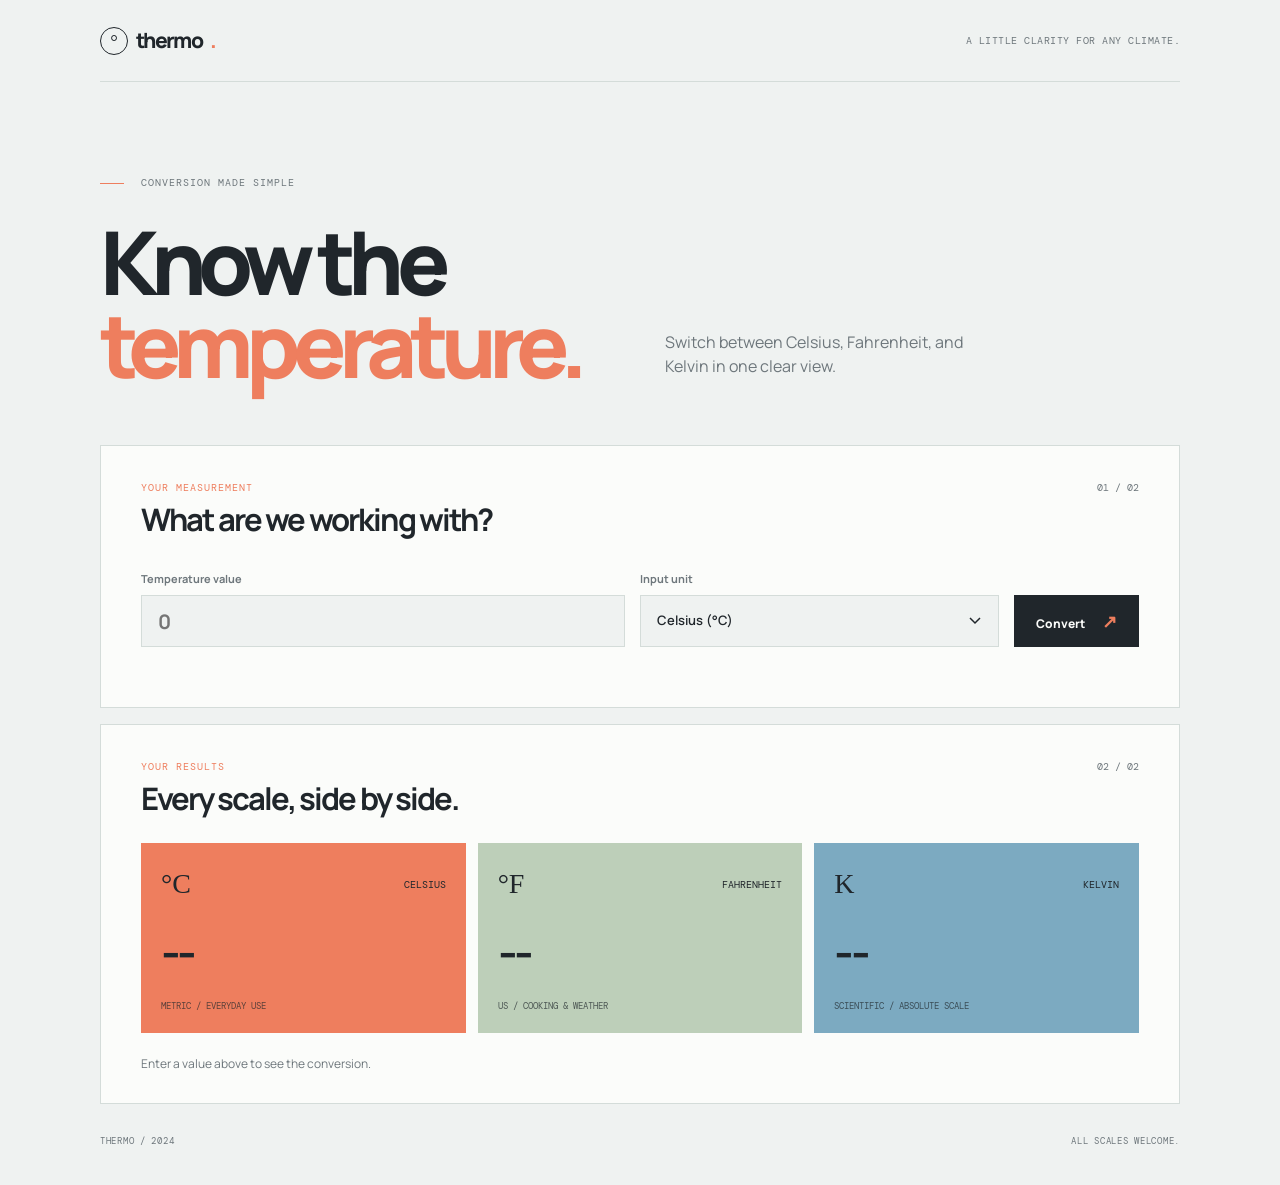
<file: WebDevelopment-Level1Task3-TemperatureConverter/index.html>
<!DOCTYPE html>
<html lang="en">
<head>
  <meta charset="UTF-8">
  <meta name="viewport" content="width=device-width, initial-scale=1.0">
  <meta name="description" content="Thermo is a clean temperature conversion tool for Celsius, Fahrenheit, and Kelvin.">
  <title>Thermo | Temperature Converter</title>
  <link rel="preconnect" href="https://fonts.googleapis.com">
  <link rel="preconnect" href="https://fonts.gstatic.com" crossorigin>
  <link href="https://fonts.googleapis.com/css2?family=DM+Mono:wght@400;500&family=Manrope:wght@400;600;700;800&display=swap" rel="stylesheet">
  <link rel="stylesheet" href="style.css">
  <script src="script.js" defer></script>
</head>
<body>
  <main class="app-shell">
    <header class="topbar">
      <a class="brand" href="#top"><span class="brand-mark">°</span> thermo<span>.</span></a>
      <p class="top-note">A little clarity for any climate.</p>
    </header>

    <section class="intro" id="top">
      <p class="eyebrow"><span></span> Conversion made simple</p>
      <h1>Know the<br><em>temperature.</em></h1>
      <p class="intro-copy">Switch between Celsius, Fahrenheit, and Kelvin in one clear view.</p>
    </section>

    <section class="converter-card" aria-labelledby="converter-title">
      <div class="card-heading">
        <div>
          <p class="label">Your measurement</p>
          <h2 id="converter-title">What are we working with?</h2>
        </div>
        <span class="card-index">01 / 02</span>
      </div>

      <form id="converter-form" novalidate>
        <div class="input-row">
          <div class="field-group">
            <label for="temperature">Temperature value</label>
            <input id="temperature" name="temperature" type="number" inputmode="decimal" step="any" placeholder="0" aria-describedby="input-error">
          </div>
          <div class="field-group unit-field">
            <label for="unit">Input unit</label>
            <select id="unit" name="unit">
              <option value="celsius">Celsius (°C)</option>
              <option value="fahrenheit">Fahrenheit (°F)</option>
              <option value="kelvin">Kelvin (K)</option>
            </select>
          </div>
          <button class="convert-button" type="submit">Convert <span>↗</span></button>
        </div>
        <p class="error-message" id="input-error" role="alert" aria-live="polite"></p>
      </form>
    </section>

    <section class="results-card" aria-labelledby="results-title" aria-live="polite">
      <div class="card-heading results-heading">
        <div>
          <p class="label">Your results</p>
          <h2 id="results-title">Every scale, side by side.</h2>
        </div>
        <span class="card-index">02 / 02</span>
      </div>
      <div class="result-grid">
        <article class="result result-celsius">
          <div class="result-top"><span class="result-symbol">°C</span><span class="result-name">Celsius</span></div>
          <strong id="celsius-result">--</strong>
          <p>Metric / everyday use</p>
        </article>
        <article class="result result-fahrenheit">
          <div class="result-top"><span class="result-symbol">°F</span><span class="result-name">Fahrenheit</span></div>
          <strong id="fahrenheit-result">--</strong>
          <p>US / cooking & weather</p>
        </article>
        <article class="result result-kelvin">
          <div class="result-top"><span class="result-symbol">K</span><span class="result-name">Kelvin</span></div>
          <strong id="kelvin-result">--</strong>
          <p>Scientific / absolute scale</p>
        </article>
      </div>
      <p class="status-message" id="status-message">Enter a value above to see the conversion.</p>
    </section>

    <footer class="footer">
      <span>THERMO / 2024</span>
      <span>All scales welcome.</span>
    </footer>
  </main>
</body>
</html>
</file>
<file: WebDevelopment-Level1Task3-TemperatureConverter/style.css>
:root {
  --ink: #20262b;
  --muted: #6e777c;
  --paper: #eff2f1;
  --line: #d4dcd9;
  --warm: #ee7e5e;
  --cool: #7caac1;
  --mint: #bdcfb9;
  --white: #fbfcfa;
  --mono: 'DM Mono', monospace;
  --sans: 'Manrope', Arial, sans-serif;
}

* { box-sizing: border-box; }
html { scroll-behavior: smooth; }
body { min-width: 320px; margin: 0; background: var(--paper); color: var(--ink); font-family: var(--sans); font-size: 15px; line-height: 1.5; }
a { color: inherit; text-decoration: none; }
button, input, select { font: inherit; }
button, select { cursor: pointer; }

.app-shell { width: min(1080px, calc(100% - 80px)); margin: 0 auto; }
.topbar { display: flex; align-items: center; justify-content: space-between; min-height: 82px; border-bottom: 1px solid var(--line); }
.brand { display: flex; align-items: center; gap: 8px; font-size: 21px; font-weight: 800; letter-spacing: -.08em; }
.brand span:last-child { color: var(--warm); }
.brand-mark { display: grid; place-items: center; width: 28px; height: 28px; border: 1px solid var(--ink); border-radius: 50%; font-family: Georgia, serif; font-size: 19px; font-weight: 400; letter-spacing: 0; }
.top-note { margin: 0; color: var(--muted); font-family: var(--mono); font-size: 10px; letter-spacing: .05em; text-transform: uppercase; }

.intro { display: grid; grid-template-columns: 1fr 1fr; align-items: end; gap: 50px; padding: 88px 0 60px; }
.eyebrow, .label { color: var(--muted); font-family: var(--mono); font-size: 10px; letter-spacing: .1em; text-transform: uppercase; }
.eyebrow { grid-column: 1 / -1; margin: 0 0 -20px; }
.eyebrow span { display: inline-block; width: 24px; height: 1px; margin-right: 10px; vertical-align: middle; background: var(--warm); }
h1 { margin: 0; font-size: clamp(53px, 7vw, 88px); line-height: .94; letter-spacing: -.09em; font-weight: 800; }
h1 em { color: var(--warm); font-style: normal; }
.intro-copy { max-width: 330px; margin: 0 0 7px; color: var(--muted); font-size: 16px; }

.converter-card, .results-card { background: var(--white); border: 1px solid var(--line); }
.converter-card { padding: 34px 40px 31px; }
.card-heading { display: flex; justify-content: space-between; gap: 25px; align-items: start; margin-bottom: 34px; }
.label { margin: 0 0 7px; color: var(--warm); }
h2 { margin: 0; font-size: clamp(23px, 3vw, 31px); line-height: 1.1; letter-spacing: -.06em; }
.card-index { color: var(--muted); font-family: var(--mono); font-size: 10px; }
.input-row { display: grid; grid-template-columns: 1.35fr 1fr auto; gap: 15px; align-items: end; }
.field-group label { display: block; margin-bottom: 8px; color: var(--muted); font-size: 11px; font-weight: 700; }
input, select { width: 100%; height: 52px; padding: 0 16px; border: 1px solid var(--line); border-radius: 0; outline: none; background: var(--paper); color: var(--ink); }
input { font-size: 20px; font-weight: 700; }
select { appearance: none; background: var(--paper) url("data:image/svg+xml,%3Csvg xmlns='http://www.w3.org/2000/svg' width='12' height='8' viewBox='0 0 12 8'%3E%3Cpath d='m1 1 5 5 5-5' fill='none' stroke='%2320262b' stroke-width='1.5'/%3E%3C/svg%3E") no-repeat right 17px center; font-size: 13px; font-weight: 600; }
input:focus, select:focus { border-color: var(--warm); box-shadow: 0 0 0 3px rgba(238, 126, 94, .14); }
.convert-button { height: 52px; padding: 0 22px; border: 0; background: var(--ink); color: var(--white); font-size: 12px; font-weight: 800; }
.convert-button span { margin-left: 15px; color: var(--warm); font-size: 18px; }
.error-message { min-height: 18px; margin: 11px 0 0; color: #bd493e; font-size: 12px; font-weight: 600; }

.results-card { margin-top: 16px; padding: 34px 40px 30px; }
.results-heading { margin-bottom: 28px; }
.result-grid { display: grid; grid-template-columns: repeat(3, 1fr); gap: 12px; }
.result { min-height: 190px; display: flex; flex-direction: column; justify-content: space-between; padding: 20px; }
.result-celsius { background: var(--warm); }
.result-fahrenheit { background: var(--mint); }
.result-kelvin { background: var(--cool); }
.result-top { display: flex; align-items: center; justify-content: space-between; gap: 10px; }
.result-symbol { font-family: Georgia, serif; font-size: 28px; }
.result-name { font-family: var(--mono); font-size: 10px; text-transform: uppercase; }
.result strong { font-size: clamp(30px, 4vw, 47px); line-height: 1; letter-spacing: -.08em; overflow-wrap: anywhere; }
.result p { margin: 0; color: rgba(32, 38, 43, .7); font-family: var(--mono); font-size: 9px; text-transform: uppercase; }
.status-message { margin: 22px 0 0; color: var(--muted); font-size: 12px; }
.status-message.error { color: #bd493e; }
.footer { display: flex; justify-content: space-between; padding: 31px 0 36px; color: var(--muted); font-family: var(--mono); font-size: 9px; letter-spacing: .08em; text-transform: uppercase; }

@media (max-width: 700px) {
  .app-shell { width: min(100% - 40px, 540px); }
  .topbar { min-height: 70px; }
  .top-note { max-width: 160px; text-align: right; }
  .intro { display: block; padding: 68px 0 45px; }
  .eyebrow { margin-bottom: 24px; }
  .intro-copy { margin-top: 26px; }
  .converter-card, .results-card { padding: 28px 22px 24px; }
  .input-row { grid-template-columns: 1fr 1fr; }
  .convert-button { grid-column: 1 / -1; }
  .result-grid { grid-template-columns: 1fr; }
  .result { min-height: 140px; }
}

@media (max-width: 420px) {
  .top-note { display: none; }
  .input-row { grid-template-columns: 1fr; }
  .convert-button { grid-column: auto; }
  .footer { display: block; line-height: 2; }
  .footer span { display: block; }
}
</file>
